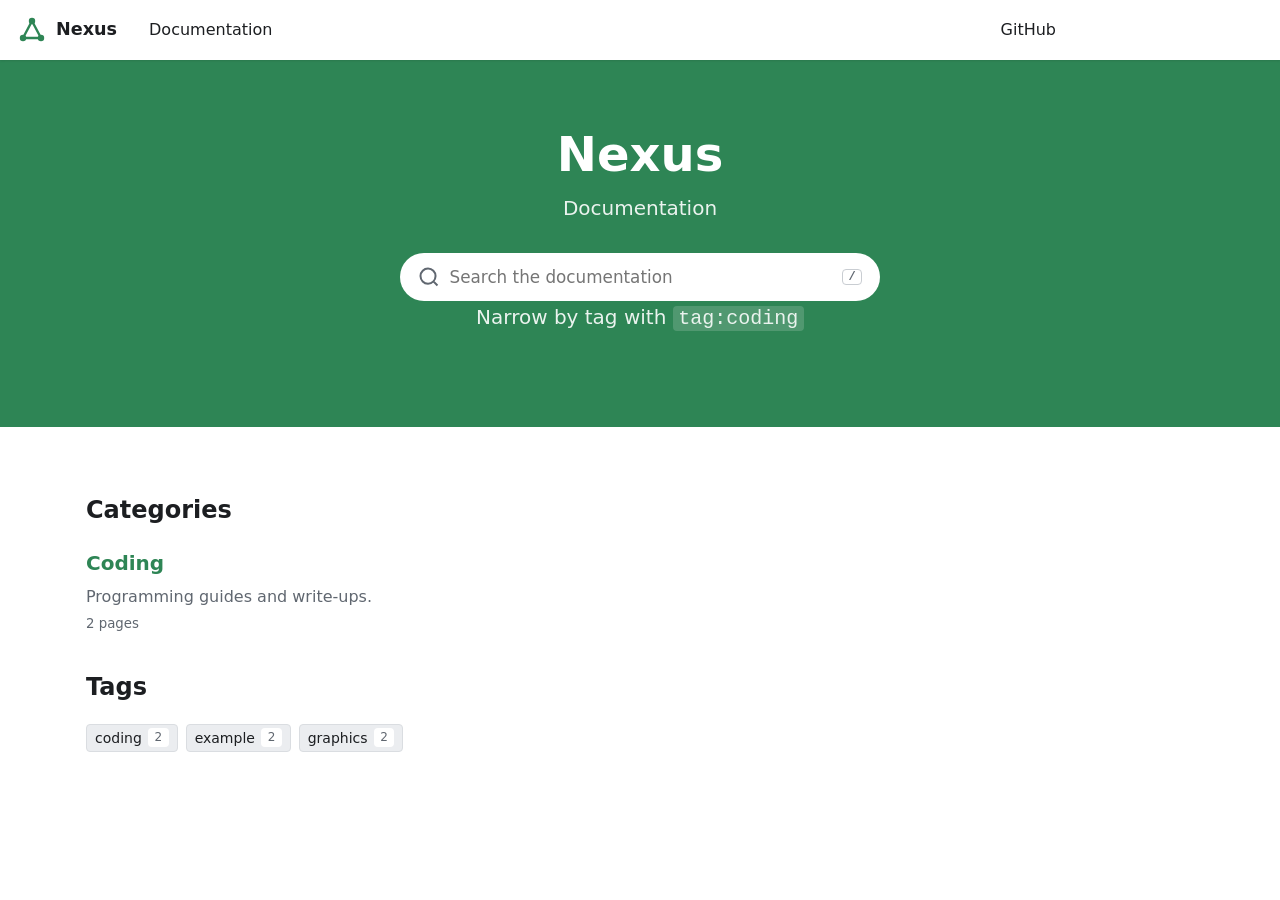
<file: docs/index.html>
<!doctype html>
<html lang="en">
<head>
<meta charset="utf-8">
<meta name="viewport" content="width=device-width, initial-scale=1">
<meta name="color-scheme" content="light dark">
<title>Nexus documentation</title>
<meta name="description" content="Nexus documentation: guides and write-ups on coding, rendering and more. Search by keyword or filter by tag.">
<meta name="robots" content="index, follow, max-snippet:-1, max-image-preview:large">
<link rel="canonical" href="https://guygun1.github.io/Nexus.github.io/">
<meta property="og:site_name" content="Nexus docs">
<meta property="og:type" content="website">
<meta property="og:title" content="Nexus documentation">
<meta property="og:description" content="Nexus documentation: guides and write-ups on coding, rendering and more. Search by keyword or filter by tag.">
<meta property="og:url" content="https://guygun1.github.io/Nexus.github.io/">
<meta name="twitter:card" content="summary">
<link rel="icon" href="assets/img/logo.svg?v=cdfed62b" type="image/svg+xml">
<link rel="stylesheet" href="assets/style.css?v=cdfed62b">
<script type="application/ld+json">{"@context":"https://schema.org","@type":"WebSite","name":"Nexus docs","url":"https://guygun1.github.io/Nexus.github.io/","description":"Nexus documentation: guides and write-ups on coding, rendering and more. Search by keyword or filter by tag.","potentialAction":{"@type":"SearchAction","target":"https://guygun1.github.io/Nexus.github.io/search/?q={search_term_string}","query-input":"required name=search_term_string"}}</script>
<meta name="google-adsense-account" content="ca-pub-1710107865568376">
<script async src="https://pagead2.googlesyndication.com/pagead/js/adsbygoogle.js?client=ca-pub-1710107865568376" crossorigin="anonymous" onerror="window.__adsBlocked=1"></script>
</head>
<body class="is-home no-sidebar" data-root="" data-kind="home" data-ads="1">
<a class="skip" href="#main">Skip to main content</a>
<nav class="navbar" aria-label="Main">
  <button class="menu-btn" id="menu-btn" type="button" aria-label="Toggle navigation bar" aria-expanded="false"><svg width="30" height="30" viewBox="0 0 30 30" aria-hidden="true"><path stroke="currentColor" stroke-linecap="round" stroke-miterlimit="10" stroke-width="2" d="M4 7h22M4 15h22M4 23h22"/></svg></button>
  <a class="brand" href="./"><img src="assets/img/logo.svg?v=cdfed62b" alt="" width="32" height="32"><strong>Nexus</strong></a>
  <a class="nav-link" href="./">Documentation</a>
  <span class="grow"></span>
  <a class="nav-link nav-gh" href="https://github.com/guygun1/Nexus.github.io" target="_blank" rel="noopener noreferrer">GitHub</a>
  <form class="nav-search" role="search" action="search/" method="get" autocomplete="off">
    <svg width="16" height="16" viewBox="0 0 20 20" aria-hidden="true"><path d="M14.386 14.386l4.088 4.088-4.088-4.088A7.533 7.533 0 1 1 3.733 3.733a7.533 7.533 0 0 1 10.653 10.653z" stroke="currentColor" fill="none" stroke-width="2" stroke-linecap="round"/></svg>
    <label class="sr" for="q-top">Search</label>
    <input id="q-top" name="q" type="search" placeholder="Search" spellcheck="false"><kbd aria-hidden="true">/</kbd>
  </form>
</nav>
<div class="backdrop" id="backdrop"></div>
<main id="main" tabindex="-1">
<header class="hero"><div class="container"><h1>Nexus</h1><p>Documentation</p>
<form class="hero-search" role="search" action="search/" method="get" autocomplete="off"><svg width="20" height="20" viewBox="0 0 20 20" aria-hidden="true"><path d="M14.386 14.386l4.088 4.088-4.088-4.088A7.533 7.533 0 1 1 3.733 3.733a7.533 7.533 0 0 1 10.653 10.653z" stroke="currentColor" fill="none" stroke-width="2" stroke-linecap="round"/></svg><label class="sr" for="q-hero">Search documentation</label><input id="q-hero" name="q" type="search" placeholder="Search the documentation" spellcheck="false"><kbd aria-hidden="true">/</kbd></form>
<p class="home-hint">Narrow by tag with <code>tag:coding</code></p></div></header><div class="container home-body"><h2>Categories</h2><ul class="features"><li><h3><a href="doc/coding/">Coding</a></h3><p>Programming guides and write-ups.</p><small>2 pages</small></li></ul><h2>Tags</h2><ul class="tag-list"><li><a class="tag" href="search/?tag=coding">coding <span>2</span></a></li><li><a class="tag" href="search/?tag=example">example <span>2</span></a></li><li><a class="tag" href="search/?tag=graphics">graphics <span>2</span></a></li></ul></div>
</main>
<script src="assets/site.js?v=cdfed62b"></script>
</body>
</html>
</file>
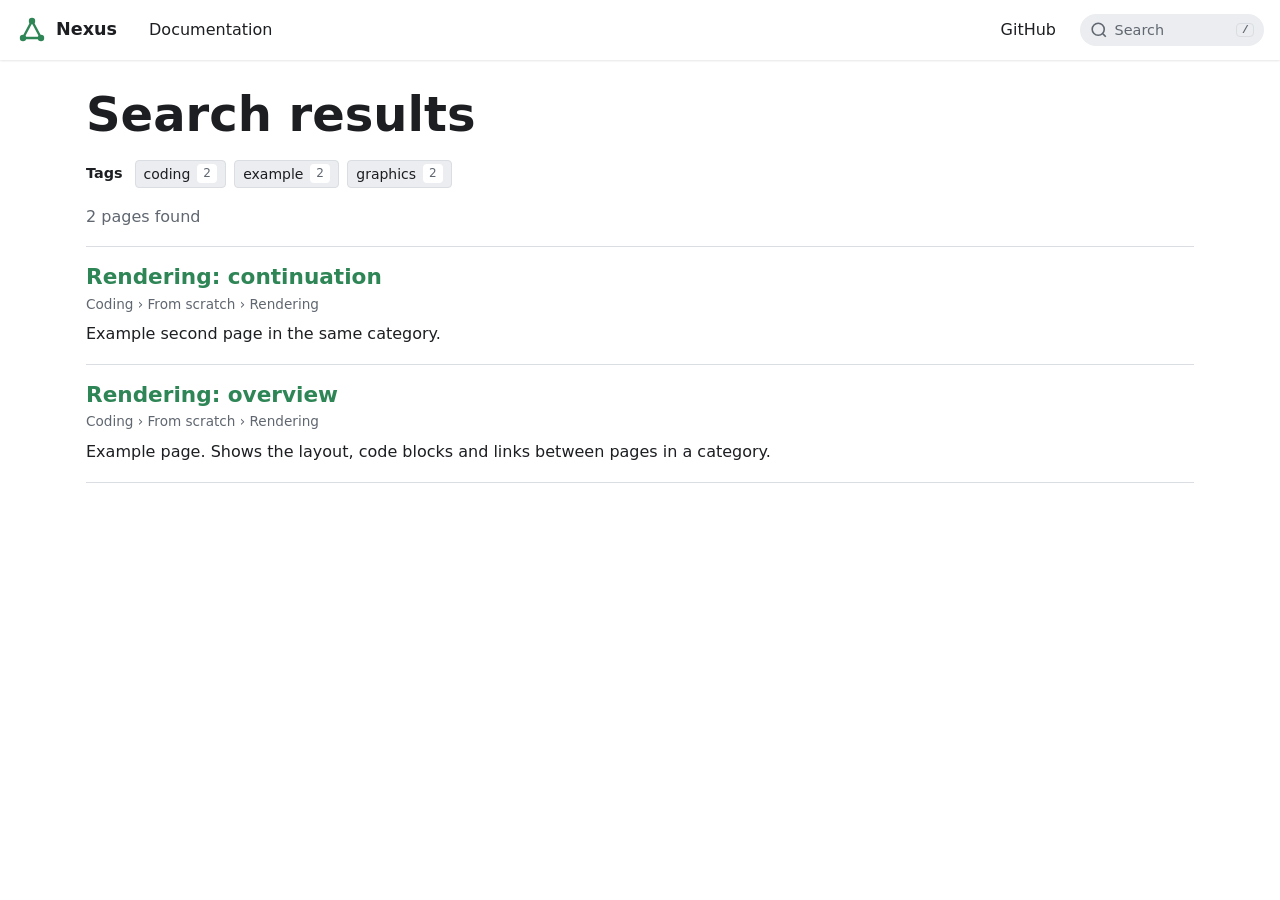
<file: docs/search/index.html>
<!doctype html>
<html lang="en">
<head>
<meta charset="utf-8">
<meta name="viewport" content="width=device-width, initial-scale=1">
<meta name="color-scheme" content="light dark">
<title>Search - Nexus docs</title>
<meta name="description" content="Search the documentation">
<meta name="robots" content="noindex">

<meta property="og:site_name" content="Nexus docs">
<meta property="og:type" content="website">
<meta property="og:title" content="Search">
<meta property="og:description" content="Search the documentation">

<meta name="twitter:card" content="summary">
<link rel="icon" href="../assets/img/logo.svg?v=cdfed62b" type="image/svg+xml">
<link rel="stylesheet" href="../assets/style.css?v=cdfed62b">

<meta name="google-adsense-account" content="ca-pub-1710107865568376">
<script async src="https://pagead2.googlesyndication.com/pagead/js/adsbygoogle.js?client=ca-pub-1710107865568376" crossorigin="anonymous" onerror="window.__adsBlocked=1"></script>
</head>
<body class="no-sidebar" data-root="../" data-kind="search" data-ads="1">
<a class="skip" href="#main">Skip to main content</a>
<nav class="navbar" aria-label="Main">
  <button class="menu-btn" id="menu-btn" type="button" aria-label="Toggle navigation bar" aria-expanded="false"><svg width="30" height="30" viewBox="0 0 30 30" aria-hidden="true"><path stroke="currentColor" stroke-linecap="round" stroke-miterlimit="10" stroke-width="2" d="M4 7h22M4 15h22M4 23h22"/></svg></button>
  <a class="brand" href="../"><img src="../assets/img/logo.svg?v=cdfed62b" alt="" width="32" height="32"><strong>Nexus</strong></a>
  <a class="nav-link" href="../">Documentation</a>
  <span class="grow"></span>
  <a class="nav-link nav-gh" href="https://github.com/guygun1/Nexus.github.io" target="_blank" rel="noopener noreferrer">GitHub</a>
  <form class="nav-search" role="search" action="../search/" method="get" autocomplete="off">
    <svg width="16" height="16" viewBox="0 0 20 20" aria-hidden="true"><path d="M14.386 14.386l4.088 4.088-4.088-4.088A7.533 7.533 0 1 1 3.733 3.733a7.533 7.533 0 0 1 10.653 10.653z" stroke="currentColor" fill="none" stroke-width="2" stroke-linecap="round"/></svg>
    <label class="sr" for="q-top">Search</label>
    <input id="q-top" name="q" type="search" placeholder="Search" spellcheck="false"><kbd aria-hidden="true">/</kbd>
  </form>
</nav>
<div class="backdrop" id="backdrop"></div>
<main id="main" tabindex="-1">
<div class="container search-page"><h1>Search results</h1><div id="search-root"><noscript><p>Search needs JavaScript.</p></noscript></div></div>
</main>
<script src="../assets/site.js?v=cdfed62b"></script>
</body>
</html>
</file>
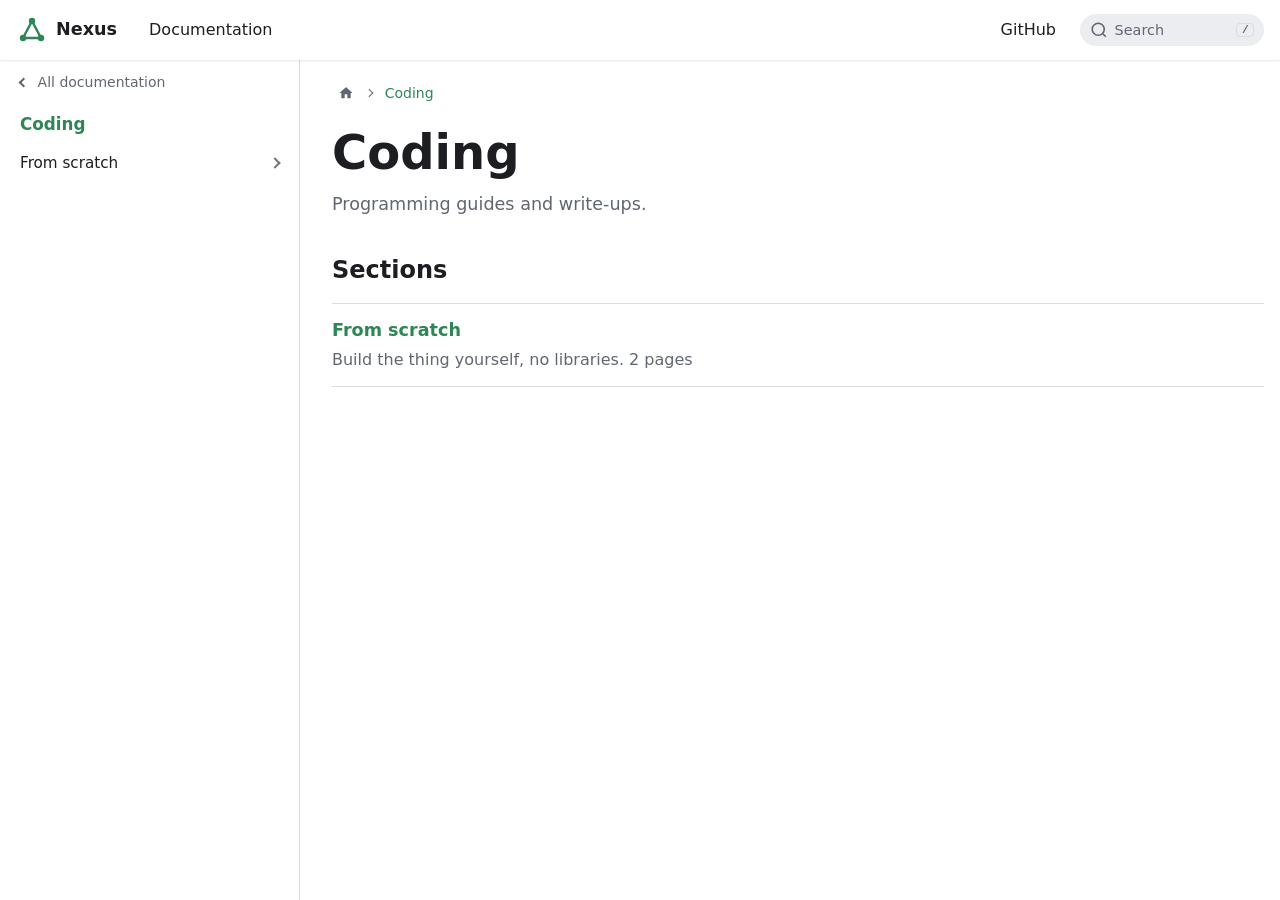
<file: docs/doc/coding/index.html>
<!doctype html>
<html lang="en">
<head>
<meta charset="utf-8">
<meta name="viewport" content="width=device-width, initial-scale=1">
<meta name="color-scheme" content="light dark">
<title>Coding - Nexus docs</title>
<meta name="description" content="Programming guides and write-ups.">
<meta name="robots" content="index, follow, max-snippet:-1, max-image-preview:large">
<link rel="canonical" href="https://guygun1.github.io/Nexus.github.io/doc/coding/">
<meta property="og:site_name" content="Nexus docs">
<meta property="og:type" content="website">
<meta property="og:title" content="Coding">
<meta property="og:description" content="Programming guides and write-ups.">
<meta property="og:url" content="https://guygun1.github.io/Nexus.github.io/doc/coding/">
<meta name="twitter:card" content="summary">
<link rel="icon" href="../../assets/img/logo.svg?v=cdfed62b" type="image/svg+xml">
<link rel="stylesheet" href="../../assets/style.css?v=cdfed62b">
<script type="application/ld+json">{"@context":"https://schema.org","@type":"BreadcrumbList","itemListElement":[{"@type":"ListItem","position":1,"name":"Home","item":"https://guygun1.github.io/Nexus.github.io/"},{"@type":"ListItem","position":2,"name":"Coding","item":"https://guygun1.github.io/Nexus.github.io/doc/coding/"}]}</script>
<meta name="google-adsense-account" content="ca-pub-1710107865568376">
<script async src="https://pagead2.googlesyndication.com/pagead/js/adsbygoogle.js?client=ca-pub-1710107865568376" crossorigin="anonymous" onerror="window.__adsBlocked=1"></script>
</head>
<body class="" data-root="../../" data-kind="category" data-ads="1">
<a class="skip" href="#main">Skip to main content</a>
<nav class="navbar" aria-label="Main">
  <button class="menu-btn" id="menu-btn" type="button" aria-label="Toggle navigation bar" aria-expanded="false"><svg width="30" height="30" viewBox="0 0 30 30" aria-hidden="true"><path stroke="currentColor" stroke-linecap="round" stroke-miterlimit="10" stroke-width="2" d="M4 7h22M4 15h22M4 23h22"/></svg></button>
  <a class="brand" href="../../"><img src="../../assets/img/logo.svg?v=cdfed62b" alt="" width="32" height="32"><strong>Nexus</strong></a>
  <a class="nav-link" href="../../">Documentation</a>
  <span class="grow"></span>
  <a class="nav-link nav-gh" href="https://github.com/guygun1/Nexus.github.io" target="_blank" rel="noopener noreferrer">GitHub</a>
  <form class="nav-search" role="search" action="../../search/" method="get" autocomplete="off">
    <svg width="16" height="16" viewBox="0 0 20 20" aria-hidden="true"><path d="M14.386 14.386l4.088 4.088-4.088-4.088A7.533 7.533 0 1 1 3.733 3.733a7.533 7.533 0 0 1 10.653 10.653z" stroke="currentColor" fill="none" stroke-width="2" stroke-linecap="round"/></svg>
    <label class="sr" for="q-top">Search</label>
    <input id="q-top" name="q" type="search" placeholder="Search" spellcheck="false"><kbd aria-hidden="true">/</kbd>
  </form>
</nav>
<div class="backdrop" id="backdrop"></div>
<main id="main" tabindex="-1">
<div class="docs"><nav class="sidebar" id="sidebar" aria-label="Docs sidebar"><ul class="menu"><li><a class="menu-link menu-up" href="../../">All documentation</a></li><li class="menu-title"><a href="./" aria-current="page">Coding</a></li><li><a class="menu-link has-sub" href="from_scratch/">From scratch</a></li></ul></nav><div class="docs-main"><nav aria-label="Breadcrumbs"><ol class="crumbs"><li><a href="../../" aria-label="Home"><svg width="16" height="16" viewBox="0 0 24 24" aria-hidden="true"><path d="M10 19v-5h4v5c0 .55.45 1 1 1h3c.55 0 1-.45 1-1v-7h1.7c.46 0 .68-.57.33-.87L12.67 3.6c-.38-.34-.96-.34-1.34 0l-8.36 7.53c-.34.3-.13.87.33.87H5v7c0 .55.45 1 1 1h3c.55 0 1-.45 1-1z" fill="currentColor"/></svg></a></li><li><span aria-current="page">Coding</span></li></ol></nav><div class="cat-head"><h1>Coding</h1><p>Programming guides and write-ups.</p></div><h2 class="list-title">Sections</h2><ul class="doc-list"><li><a href="from_scratch/">From scratch</a><p>Build the thing yourself, no libraries. 2 pages</p></li></ul></div></div>
</main>
<script src="../../assets/site.js?v=cdfed62b"></script>
</body>
</html>
</file>
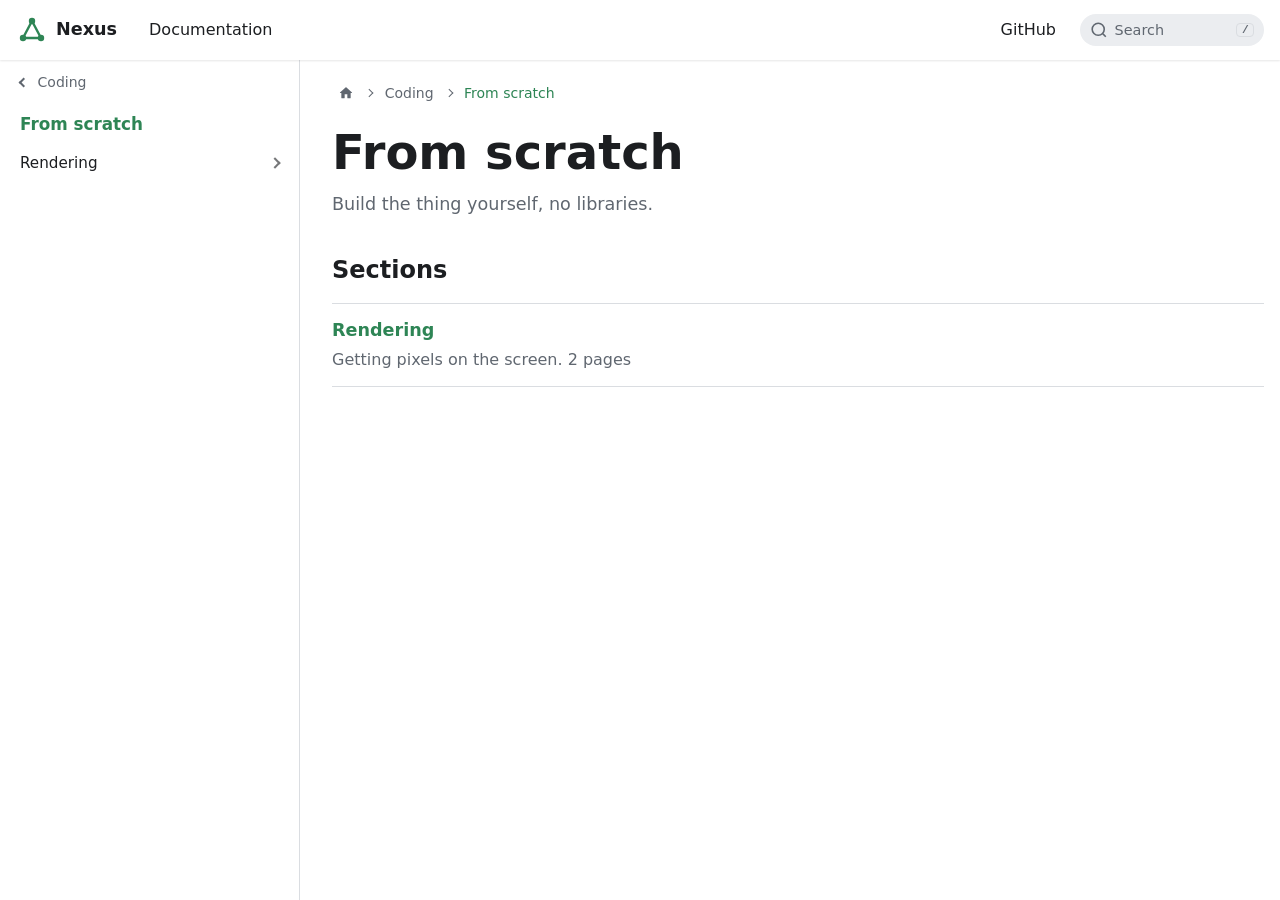
<file: docs/doc/coding/from_scratch/index.html>
<!doctype html>
<html lang="en">
<head>
<meta charset="utf-8">
<meta name="viewport" content="width=device-width, initial-scale=1">
<meta name="color-scheme" content="light dark">
<title>From scratch - Nexus docs</title>
<meta name="description" content="Build the thing yourself, no libraries.">
<meta name="robots" content="index, follow, max-snippet:-1, max-image-preview:large">
<link rel="canonical" href="https://guygun1.github.io/Nexus.github.io/doc/coding/from_scratch/">
<meta property="og:site_name" content="Nexus docs">
<meta property="og:type" content="website">
<meta property="og:title" content="From scratch">
<meta property="og:description" content="Build the thing yourself, no libraries.">
<meta property="og:url" content="https://guygun1.github.io/Nexus.github.io/doc/coding/from_scratch/">
<meta name="twitter:card" content="summary">
<link rel="icon" href="../../../assets/img/logo.svg?v=cdfed62b" type="image/svg+xml">
<link rel="stylesheet" href="../../../assets/style.css?v=cdfed62b">
<script type="application/ld+json">{"@context":"https://schema.org","@type":"BreadcrumbList","itemListElement":[{"@type":"ListItem","position":1,"name":"Home","item":"https://guygun1.github.io/Nexus.github.io/"},{"@type":"ListItem","position":2,"name":"Coding","item":"https://guygun1.github.io/Nexus.github.io/doc/coding/"},{"@type":"ListItem","position":3,"name":"From scratch","item":"https://guygun1.github.io/Nexus.github.io/doc/coding/from_scratch/"}]}</script>
<meta name="google-adsense-account" content="ca-pub-1710107865568376">
<script async src="https://pagead2.googlesyndication.com/pagead/js/adsbygoogle.js?client=ca-pub-1710107865568376" crossorigin="anonymous" onerror="window.__adsBlocked=1"></script>
</head>
<body class="" data-root="../../../" data-kind="category" data-ads="1">
<a class="skip" href="#main">Skip to main content</a>
<nav class="navbar" aria-label="Main">
  <button class="menu-btn" id="menu-btn" type="button" aria-label="Toggle navigation bar" aria-expanded="false"><svg width="30" height="30" viewBox="0 0 30 30" aria-hidden="true"><path stroke="currentColor" stroke-linecap="round" stroke-miterlimit="10" stroke-width="2" d="M4 7h22M4 15h22M4 23h22"/></svg></button>
  <a class="brand" href="../../../"><img src="../../../assets/img/logo.svg?v=cdfed62b" alt="" width="32" height="32"><strong>Nexus</strong></a>
  <a class="nav-link" href="../../../">Documentation</a>
  <span class="grow"></span>
  <a class="nav-link nav-gh" href="https://github.com/guygun1/Nexus.github.io" target="_blank" rel="noopener noreferrer">GitHub</a>
  <form class="nav-search" role="search" action="../../../search/" method="get" autocomplete="off">
    <svg width="16" height="16" viewBox="0 0 20 20" aria-hidden="true"><path d="M14.386 14.386l4.088 4.088-4.088-4.088A7.533 7.533 0 1 1 3.733 3.733a7.533 7.533 0 0 1 10.653 10.653z" stroke="currentColor" fill="none" stroke-width="2" stroke-linecap="round"/></svg>
    <label class="sr" for="q-top">Search</label>
    <input id="q-top" name="q" type="search" placeholder="Search" spellcheck="false"><kbd aria-hidden="true">/</kbd>
  </form>
</nav>
<div class="backdrop" id="backdrop"></div>
<main id="main" tabindex="-1">
<div class="docs"><nav class="sidebar" id="sidebar" aria-label="Docs sidebar"><ul class="menu"><li><a class="menu-link menu-up" href="../">Coding</a></li><li class="menu-title"><a href="./" aria-current="page">From scratch</a></li><li><a class="menu-link has-sub" href="rendering/">Rendering</a></li></ul></nav><div class="docs-main"><nav aria-label="Breadcrumbs"><ol class="crumbs"><li><a href="../../../" aria-label="Home"><svg width="16" height="16" viewBox="0 0 24 24" aria-hidden="true"><path d="M10 19v-5h4v5c0 .55.45 1 1 1h3c.55 0 1-.45 1-1v-7h1.7c.46 0 .68-.57.33-.87L12.67 3.6c-.38-.34-.96-.34-1.34 0l-8.36 7.53c-.34.3-.13.87.33.87H5v7c0 .55.45 1 1 1h3c.55 0 1-.45 1-1z" fill="currentColor"/></svg></a></li><li><a href="../">Coding</a></li><li><span aria-current="page">From scratch</span></li></ol></nav><div class="cat-head"><h1>From scratch</h1><p>Build the thing yourself, no libraries.</p></div><h2 class="list-title">Sections</h2><ul class="doc-list"><li><a href="rendering/">Rendering</a><p>Getting pixels on the screen. 2 pages</p></li></ul></div></div>
</main>
<script src="../../../assets/site.js?v=cdfed62b"></script>
</body>
</html>
</file>
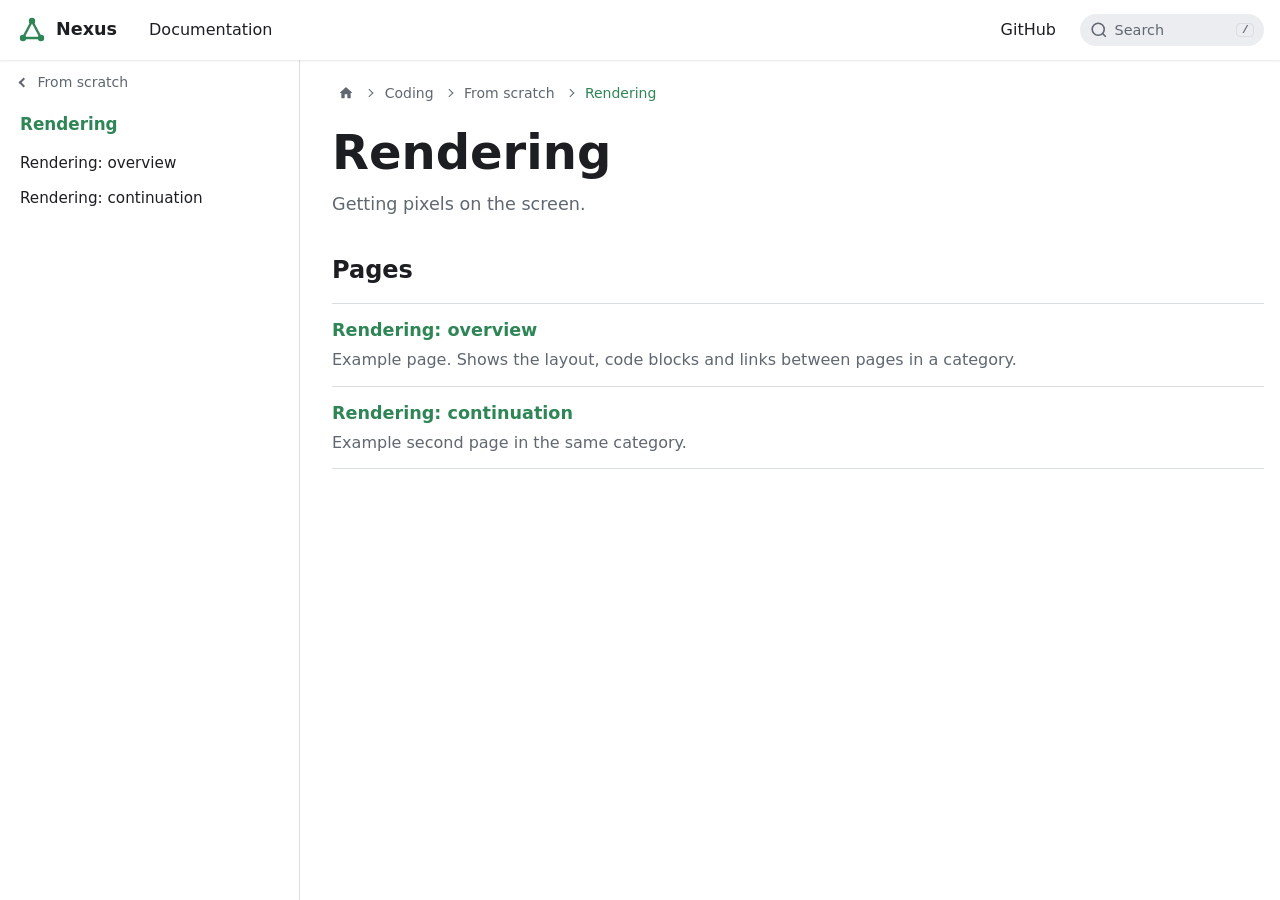
<file: docs/doc/coding/from_scratch/rendering/index.html>
<!doctype html>
<html lang="en">
<head>
<meta charset="utf-8">
<meta name="viewport" content="width=device-width, initial-scale=1">
<meta name="color-scheme" content="light dark">
<title>Rendering - Nexus docs</title>
<meta name="description" content="Getting pixels on the screen.">
<meta name="robots" content="index, follow, max-snippet:-1, max-image-preview:large">
<link rel="canonical" href="https://guygun1.github.io/Nexus.github.io/doc/coding/from_scratch/rendering/">
<meta property="og:site_name" content="Nexus docs">
<meta property="og:type" content="website">
<meta property="og:title" content="Rendering">
<meta property="og:description" content="Getting pixels on the screen.">
<meta property="og:url" content="https://guygun1.github.io/Nexus.github.io/doc/coding/from_scratch/rendering/">
<meta name="twitter:card" content="summary">
<link rel="icon" href="../../../../assets/img/logo.svg?v=cdfed62b" type="image/svg+xml">
<link rel="stylesheet" href="../../../../assets/style.css?v=cdfed62b">
<script type="application/ld+json">{"@context":"https://schema.org","@type":"BreadcrumbList","itemListElement":[{"@type":"ListItem","position":1,"name":"Home","item":"https://guygun1.github.io/Nexus.github.io/"},{"@type":"ListItem","position":2,"name":"Coding","item":"https://guygun1.github.io/Nexus.github.io/doc/coding/"},{"@type":"ListItem","position":3,"name":"From scratch","item":"https://guygun1.github.io/Nexus.github.io/doc/coding/from_scratch/"},{"@type":"ListItem","position":4,"name":"Rendering","item":"https://guygun1.github.io/Nexus.github.io/doc/coding/from_scratch/rendering/"}]}</script>
<meta name="google-adsense-account" content="ca-pub-1710107865568376">
<script async src="https://pagead2.googlesyndication.com/pagead/js/adsbygoogle.js?client=ca-pub-1710107865568376" crossorigin="anonymous" onerror="window.__adsBlocked=1"></script>
</head>
<body class="" data-root="../../../../" data-kind="category" data-ads="1">
<a class="skip" href="#main">Skip to main content</a>
<nav class="navbar" aria-label="Main">
  <button class="menu-btn" id="menu-btn" type="button" aria-label="Toggle navigation bar" aria-expanded="false"><svg width="30" height="30" viewBox="0 0 30 30" aria-hidden="true"><path stroke="currentColor" stroke-linecap="round" stroke-miterlimit="10" stroke-width="2" d="M4 7h22M4 15h22M4 23h22"/></svg></button>
  <a class="brand" href="../../../../"><img src="../../../../assets/img/logo.svg?v=cdfed62b" alt="" width="32" height="32"><strong>Nexus</strong></a>
  <a class="nav-link" href="../../../../">Documentation</a>
  <span class="grow"></span>
  <a class="nav-link nav-gh" href="https://github.com/guygun1/Nexus.github.io" target="_blank" rel="noopener noreferrer">GitHub</a>
  <form class="nav-search" role="search" action="../../../../search/" method="get" autocomplete="off">
    <svg width="16" height="16" viewBox="0 0 20 20" aria-hidden="true"><path d="M14.386 14.386l4.088 4.088-4.088-4.088A7.533 7.533 0 1 1 3.733 3.733a7.533 7.533 0 0 1 10.653 10.653z" stroke="currentColor" fill="none" stroke-width="2" stroke-linecap="round"/></svg>
    <label class="sr" for="q-top">Search</label>
    <input id="q-top" name="q" type="search" placeholder="Search" spellcheck="false"><kbd aria-hidden="true">/</kbd>
  </form>
</nav>
<div class="backdrop" id="backdrop"></div>
<main id="main" tabindex="-1">
<div class="docs"><nav class="sidebar" id="sidebar" aria-label="Docs sidebar"><ul class="menu"><li><a class="menu-link menu-up" href="../">From scratch</a></li><li class="menu-title"><a href="./" aria-current="page">Rendering</a></li><li><a class="menu-link" href="main/">Rendering: overview</a></li><li><a class="menu-link" href="continuation/">Rendering: continuation</a></li></ul></nav><div class="docs-main"><nav aria-label="Breadcrumbs"><ol class="crumbs"><li><a href="../../../../" aria-label="Home"><svg width="16" height="16" viewBox="0 0 24 24" aria-hidden="true"><path d="M10 19v-5h4v5c0 .55.45 1 1 1h3c.55 0 1-.45 1-1v-7h1.7c.46 0 .68-.57.33-.87L12.67 3.6c-.38-.34-.96-.34-1.34 0l-8.36 7.53c-.34.3-.13.87.33.87H5v7c0 .55.45 1 1 1h3c.55 0 1-.45 1-1z" fill="currentColor"/></svg></a></li><li><a href="../../">Coding</a></li><li><a href="../">From scratch</a></li><li><span aria-current="page">Rendering</span></li></ol></nav><div class="cat-head"><h1>Rendering</h1><p>Getting pixels on the screen.</p></div><h2 class="list-title">Pages</h2><ul class="doc-list"><li><a href="main/">Rendering: overview</a><p>Example page. Shows the layout, code blocks and links between pages in a category.</p></li><li><a href="continuation/">Rendering: continuation</a><p>Example second page in the same category.</p></li></ul></div></div>
</main>
<script src="../../../../assets/site.js?v=cdfed62b"></script>
</body>
</html>
</file>
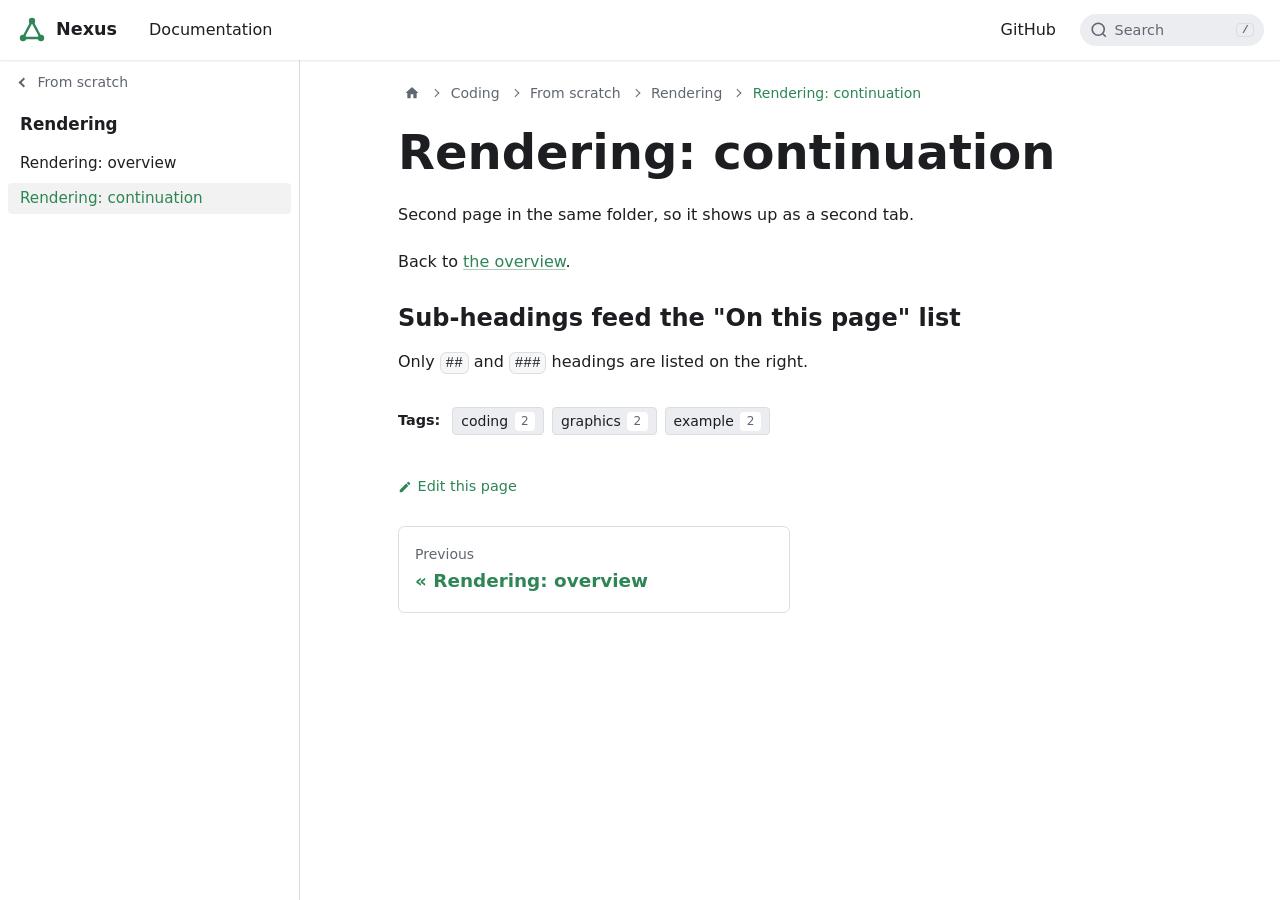
<file: docs/doc/coding/from_scratch/rendering/continuation/index.html>
<!doctype html>
<html lang="en">
<head>
<meta charset="utf-8">
<meta name="viewport" content="width=device-width, initial-scale=1">
<meta name="color-scheme" content="light dark">
<title>Rendering: continuation - Nexus docs</title>
<meta name="description" content="Example second page in the same category.">
<meta name="robots" content="index, follow, max-snippet:-1, max-image-preview:large">
<link rel="canonical" href="https://guygun1.github.io/Nexus.github.io/doc/coding/from_scratch/rendering/continuation/">
<meta property="og:site_name" content="Nexus docs">
<meta property="og:type" content="article">
<meta property="og:title" content="Rendering: continuation">
<meta property="og:description" content="Example second page in the same category.">
<meta property="og:url" content="https://guygun1.github.io/Nexus.github.io/doc/coding/from_scratch/rendering/continuation/">
<meta name="twitter:card" content="summary">
<link rel="icon" href="../../../../../assets/img/logo.svg?v=cdfed62b" type="image/svg+xml">
<link rel="stylesheet" href="../../../../../assets/style.css?v=cdfed62b">
<script type="application/ld+json">{"@context":"https://schema.org","@graph":[{"@type":"TechArticle","headline":"Rendering: continuation","description":"Example second page in the same category.","url":"https://guygun1.github.io/Nexus.github.io/doc/coding/from_scratch/rendering/continuation/","mainEntityOfPage":"https://guygun1.github.io/Nexus.github.io/doc/coding/from_scratch/rendering/continuation/","inLanguage":"en","keywords":"coding, graphics, example","isPartOf":{"@type":"WebSite","name":"Nexus docs","url":"https://guygun1.github.io/Nexus.github.io/"}},{"@type":"BreadcrumbList","itemListElement":[{"@type":"ListItem","position":1,"name":"Home","item":"https://guygun1.github.io/Nexus.github.io/"},{"@type":"ListItem","position":2,"name":"Coding","item":"https://guygun1.github.io/Nexus.github.io/doc/coding/"},{"@type":"ListItem","position":3,"name":"From scratch","item":"https://guygun1.github.io/Nexus.github.io/doc/coding/from_scratch/"},{"@type":"ListItem","position":4,"name":"Rendering","item":"https://guygun1.github.io/Nexus.github.io/doc/coding/from_scratch/rendering/"},{"@type":"ListItem","position":5,"name":"Rendering: continuation","item":"https://guygun1.github.io/Nexus.github.io/doc/coding/from_scratch/rendering/continuation/"}]}]}</script>
<meta name="google-adsense-account" content="ca-pub-1710107865568376">
<script async src="https://pagead2.googlesyndication.com/pagead/js/adsbygoogle.js?client=ca-pub-1710107865568376" crossorigin="anonymous" onerror="window.__adsBlocked=1"></script>
</head>
<body class="" data-root="../../../../../" data-kind="doc" data-ads="1">
<a class="skip" href="#main">Skip to main content</a>
<nav class="navbar" aria-label="Main">
  <button class="menu-btn" id="menu-btn" type="button" aria-label="Toggle navigation bar" aria-expanded="false"><svg width="30" height="30" viewBox="0 0 30 30" aria-hidden="true"><path stroke="currentColor" stroke-linecap="round" stroke-miterlimit="10" stroke-width="2" d="M4 7h22M4 15h22M4 23h22"/></svg></button>
  <a class="brand" href="../../../../../"><img src="../../../../../assets/img/logo.svg?v=cdfed62b" alt="" width="32" height="32"><strong>Nexus</strong></a>
  <a class="nav-link" href="../../../../../">Documentation</a>
  <span class="grow"></span>
  <a class="nav-link nav-gh" href="https://github.com/guygun1/Nexus.github.io" target="_blank" rel="noopener noreferrer">GitHub</a>
  <form class="nav-search" role="search" action="../../../../../search/" method="get" autocomplete="off">
    <svg width="16" height="16" viewBox="0 0 20 20" aria-hidden="true"><path d="M14.386 14.386l4.088 4.088-4.088-4.088A7.533 7.533 0 1 1 3.733 3.733a7.533 7.533 0 0 1 10.653 10.653z" stroke="currentColor" fill="none" stroke-width="2" stroke-linecap="round"/></svg>
    <label class="sr" for="q-top">Search</label>
    <input id="q-top" name="q" type="search" placeholder="Search" spellcheck="false"><kbd aria-hidden="true">/</kbd>
  </form>
</nav>
<div class="backdrop" id="backdrop"></div>
<main id="main" tabindex="-1">
<div class="docs"><nav class="sidebar" id="sidebar" aria-label="Docs sidebar"><ul class="menu"><li><a class="menu-link menu-up" href="../../">From scratch</a></li><li class="menu-title"><a href="../">Rendering</a></li><li><a class="menu-link" href="../main/">Rendering: overview</a></li><li><a class="menu-link" href="./" aria-current="page">Rendering: continuation</a></li></ul></nav><div class="docs-main"><div class="docs-grid no-toc"><div class="docs-col"><nav aria-label="Breadcrumbs"><ol class="crumbs"><li><a href="../../../../../" aria-label="Home"><svg width="16" height="16" viewBox="0 0 24 24" aria-hidden="true"><path d="M10 19v-5h4v5c0 .55.45 1 1 1h3c.55 0 1-.45 1-1v-7h1.7c.46 0 .68-.57.33-.87L12.67 3.6c-.38-.34-.96-.34-1.34 0l-8.36 7.53c-.34.3-.13.87.33.87H5v7c0 .55.45 1 1 1h3c.55 0 1-.45 1-1z" fill="currentColor"/></svg></a></li><li><a href="../../../">Coding</a></li><li><a href="../../">From scratch</a></li><li><a href="../">Rendering</a></li><li><span aria-current="page">Rendering: continuation</span></li></ol></nav><article class="markdown"><h1 id="rendering-continuation">Rendering: continuation</h1>
<p>Second page in the same folder, so it shows up as a second tab.</p>
<p>Back to <a href="../main/">the overview</a>.</p>
<h3 id="sub-headings-feed-the-on-this-page-list">Sub-headings feed the &quot;On this page&quot; list<a class="hash-link" href="#sub-headings-feed-the-on-this-page-list" aria-label="Direct link to Sub-headings feed the &quot;On this page&quot; list">#</a></h3>
<p>Only <code>##</code> and <code>###</code> headings are listed on the right.</p>
</article><div class="doc-tags"><b>Tags:</b> <a class="tag" href="../../../../../search/?tag=coding">coding <span>2</span></a> <a class="tag" href="../../../../../search/?tag=graphics">graphics <span>2</span></a> <a class="tag" href="../../../../../search/?tag=example">example <span>2</span></a></div><div class="edit-row"><a href="https://github.com/guygun1/Nexus.github.io/edit/main/docs/documentation/coding/from_scratch/rendering/continuation.md" target="_blank" rel="noopener noreferrer"><svg width="14" height="14" viewBox="0 0 40 40" aria-hidden="true"><g fill="currentColor"><path d="m34.5 11.7-3 3.1-6.3-6.3 3.1-3q.5-.5 1.2-.5t1.1.5l3.9 3.9q.5.4.5 1.1t-.5 1.2zm-29.5 17.1 18.4-18.5 6.3 6.3-18.4 18.4h-6.3v-6.2z"/></g></svg> Edit this page</a></div><nav class="pagination" aria-label="Docs pages"><a class="prev" href="../main/"><small>Previous</small><b>« Rendering: overview</b></a></nav></div></div></div></div>
</main>
<script src="../../../../../assets/vendor/highlight.min.js"></script>
<script src="../../../../../assets/site.js?v=cdfed62b"></script>
</body>
</html>
</file>
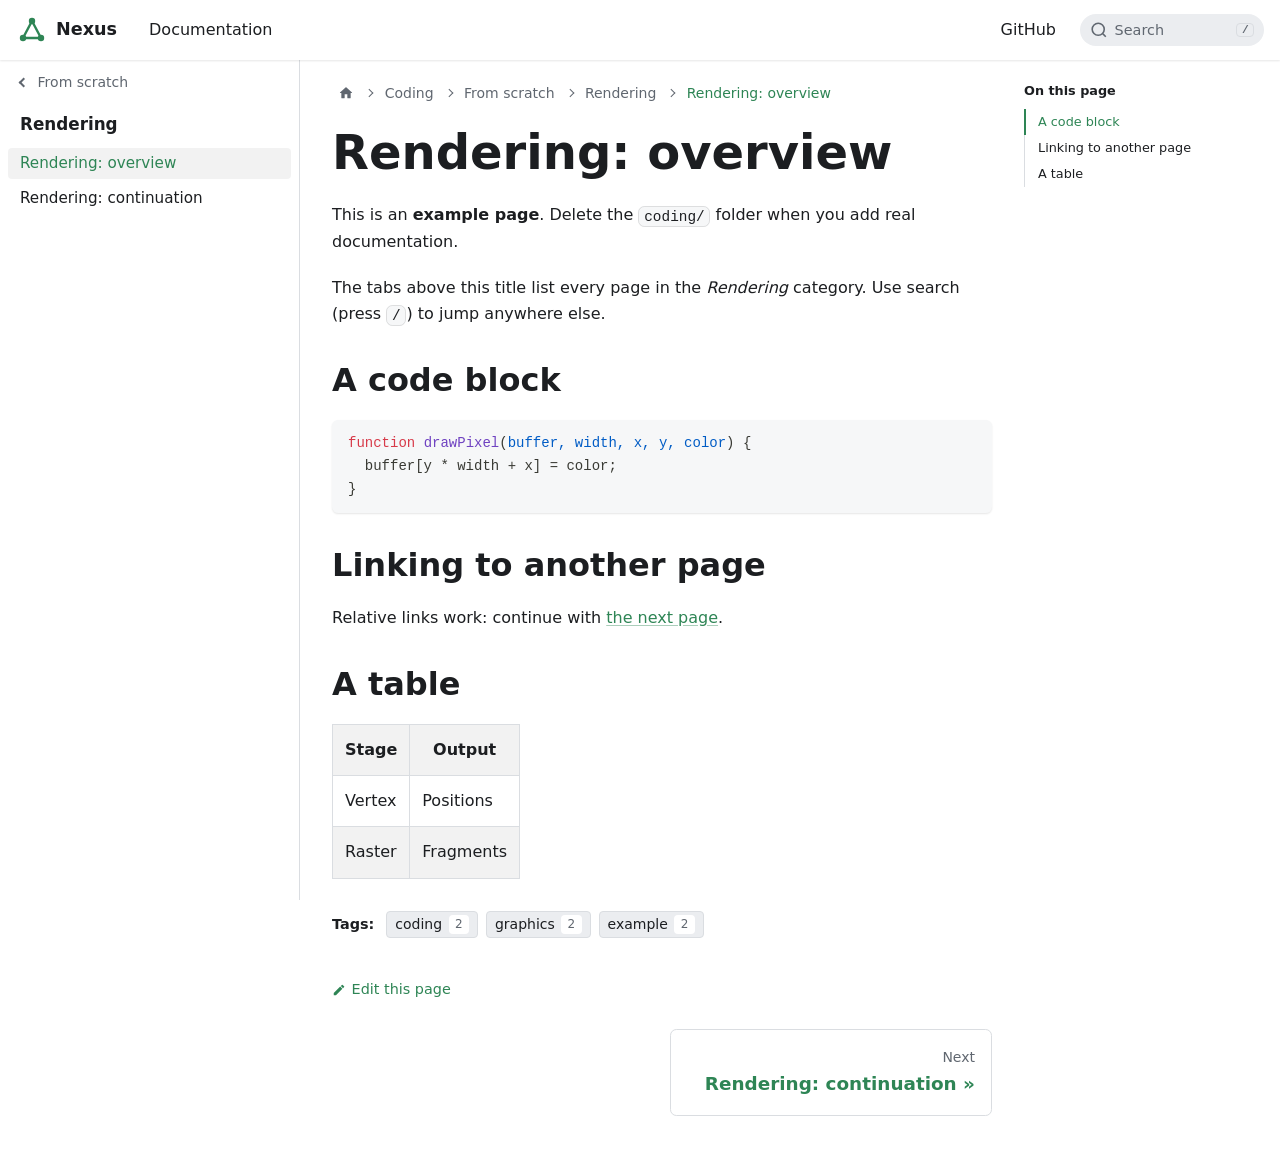
<file: docs/doc/coding/from_scratch/rendering/main/index.html>
<!doctype html>
<html lang="en">
<head>
<meta charset="utf-8">
<meta name="viewport" content="width=device-width, initial-scale=1">
<meta name="color-scheme" content="light dark">
<title>Rendering: overview - Nexus docs</title>
<meta name="description" content="Example page. Shows the layout, code blocks and links between pages in a category.">
<meta name="robots" content="index, follow, max-snippet:-1, max-image-preview:large">
<link rel="canonical" href="https://guygun1.github.io/Nexus.github.io/doc/coding/from_scratch/rendering/main/">
<meta property="og:site_name" content="Nexus docs">
<meta property="og:type" content="article">
<meta property="og:title" content="Rendering: overview">
<meta property="og:description" content="Example page. Shows the layout, code blocks and links between pages in a category.">
<meta property="og:url" content="https://guygun1.github.io/Nexus.github.io/doc/coding/from_scratch/rendering/main/">
<meta name="twitter:card" content="summary">
<link rel="icon" href="../../../../../assets/img/logo.svg?v=cdfed62b" type="image/svg+xml">
<link rel="stylesheet" href="../../../../../assets/style.css?v=cdfed62b">
<script type="application/ld+json">{"@context":"https://schema.org","@graph":[{"@type":"TechArticle","headline":"Rendering: overview","description":"Example page. Shows the layout, code blocks and links between pages in a category.","url":"https://guygun1.github.io/Nexus.github.io/doc/coding/from_scratch/rendering/main/","mainEntityOfPage":"https://guygun1.github.io/Nexus.github.io/doc/coding/from_scratch/rendering/main/","inLanguage":"en","keywords":"coding, graphics, example","isPartOf":{"@type":"WebSite","name":"Nexus docs","url":"https://guygun1.github.io/Nexus.github.io/"}},{"@type":"BreadcrumbList","itemListElement":[{"@type":"ListItem","position":1,"name":"Home","item":"https://guygun1.github.io/Nexus.github.io/"},{"@type":"ListItem","position":2,"name":"Coding","item":"https://guygun1.github.io/Nexus.github.io/doc/coding/"},{"@type":"ListItem","position":3,"name":"From scratch","item":"https://guygun1.github.io/Nexus.github.io/doc/coding/from_scratch/"},{"@type":"ListItem","position":4,"name":"Rendering","item":"https://guygun1.github.io/Nexus.github.io/doc/coding/from_scratch/rendering/"},{"@type":"ListItem","position":5,"name":"Rendering: overview","item":"https://guygun1.github.io/Nexus.github.io/doc/coding/from_scratch/rendering/main/"}]}]}</script>
<meta name="google-adsense-account" content="ca-pub-1710107865568376">
<script async src="https://pagead2.googlesyndication.com/pagead/js/adsbygoogle.js?client=ca-pub-1710107865568376" crossorigin="anonymous" onerror="window.__adsBlocked=1"></script>
</head>
<body class="" data-root="../../../../../" data-kind="doc" data-ads="1">
<a class="skip" href="#main">Skip to main content</a>
<nav class="navbar" aria-label="Main">
  <button class="menu-btn" id="menu-btn" type="button" aria-label="Toggle navigation bar" aria-expanded="false"><svg width="30" height="30" viewBox="0 0 30 30" aria-hidden="true"><path stroke="currentColor" stroke-linecap="round" stroke-miterlimit="10" stroke-width="2" d="M4 7h22M4 15h22M4 23h22"/></svg></button>
  <a class="brand" href="../../../../../"><img src="../../../../../assets/img/logo.svg?v=cdfed62b" alt="" width="32" height="32"><strong>Nexus</strong></a>
  <a class="nav-link" href="../../../../../">Documentation</a>
  <span class="grow"></span>
  <a class="nav-link nav-gh" href="https://github.com/guygun1/Nexus.github.io" target="_blank" rel="noopener noreferrer">GitHub</a>
  <form class="nav-search" role="search" action="../../../../../search/" method="get" autocomplete="off">
    <svg width="16" height="16" viewBox="0 0 20 20" aria-hidden="true"><path d="M14.386 14.386l4.088 4.088-4.088-4.088A7.533 7.533 0 1 1 3.733 3.733a7.533 7.533 0 0 1 10.653 10.653z" stroke="currentColor" fill="none" stroke-width="2" stroke-linecap="round"/></svg>
    <label class="sr" for="q-top">Search</label>
    <input id="q-top" name="q" type="search" placeholder="Search" spellcheck="false"><kbd aria-hidden="true">/</kbd>
  </form>
</nav>
<div class="backdrop" id="backdrop"></div>
<main id="main" tabindex="-1">
<div class="docs"><nav class="sidebar" id="sidebar" aria-label="Docs sidebar"><ul class="menu"><li><a class="menu-link menu-up" href="../../">From scratch</a></li><li class="menu-title"><a href="../">Rendering</a></li><li><a class="menu-link" href="./" aria-current="page">Rendering: overview</a></li><li><a class="menu-link" href="../continuation/">Rendering: continuation</a></li></ul></nav><div class="docs-main"><div class="docs-grid"><div class="docs-col"><nav aria-label="Breadcrumbs"><ol class="crumbs"><li><a href="../../../../../" aria-label="Home"><svg width="16" height="16" viewBox="0 0 24 24" aria-hidden="true"><path d="M10 19v-5h4v5c0 .55.45 1 1 1h3c.55 0 1-.45 1-1v-7h1.7c.46 0 .68-.57.33-.87L12.67 3.6c-.38-.34-.96-.34-1.34 0l-8.36 7.53c-.34.3-.13.87.33.87H5v7c0 .55.45 1 1 1h3c.55 0 1-.45 1-1z" fill="currentColor"/></svg></a></li><li><a href="../../../">Coding</a></li><li><a href="../../">From scratch</a></li><li><a href="../">Rendering</a></li><li><span aria-current="page">Rendering: overview</span></li></ol></nav><article class="markdown"><h1 id="rendering-overview">Rendering: overview</h1>
<p>This is an <strong>example page</strong>. Delete the <code>coding/</code> folder when you add real documentation.</p>
<p>The tabs above this title list every page in the <em>Rendering</em> category. Use search (press <code>/</code>) to jump anywhere else.</p>
<h2 id="a-code-block">A code block<a class="hash-link" href="#a-code-block" aria-label="Direct link to A code block">#</a></h2>
<div class="code"><pre><code class="language-js">function drawPixel(buffer, width, x, y, color) {
  buffer[y * width + x] = color;
}</code></pre></div>
<h2 id="linking-to-another-page">Linking to another page<a class="hash-link" href="#linking-to-another-page" aria-label="Direct link to Linking to another page">#</a></h2>
<p>Relative links work: continue with <a href="../continuation/">the next page</a>.</p>
<h2 id="a-table">A table<a class="hash-link" href="#a-table" aria-label="Direct link to A table">#</a></h2>
<table>
<thead>
<tr>
<th>Stage</th>
<th>Output</th>
</tr>
</thead>
<tbody><tr>
<td>Vertex</td>
<td>Positions</td>
</tr>
<tr>
<td>Raster</td>
<td>Fragments</td>
</tr>
</tbody></table>
</article><div class="doc-tags"><b>Tags:</b> <a class="tag" href="../../../../../search/?tag=coding">coding <span>2</span></a> <a class="tag" href="../../../../../search/?tag=graphics">graphics <span>2</span></a> <a class="tag" href="../../../../../search/?tag=example">example <span>2</span></a></div><div class="edit-row"><a href="https://github.com/guygun1/Nexus.github.io/edit/main/docs/documentation/coding/from_scratch/rendering/main.md" target="_blank" rel="noopener noreferrer"><svg width="14" height="14" viewBox="0 0 40 40" aria-hidden="true"><g fill="currentColor"><path d="m34.5 11.7-3 3.1-6.3-6.3 3.1-3q.5-.5 1.2-.5t1.1.5l3.9 3.9q.5.4.5 1.1t-.5 1.2zm-29.5 17.1 18.4-18.5 6.3 6.3-18.4 18.4h-6.3v-6.2z"/></g></svg> Edit this page</a></div><nav class="pagination" aria-label="Docs pages"><a class="next" href="../continuation/"><small>Next</small><b>Rendering: continuation »</b></a></nav></div><aside class="toc" aria-label="On this page"><h2>On this page</h2><ul><li class="l2"><a href="#a-code-block" data-id="a-code-block">A code block</a></li><li class="l2"><a href="#linking-to-another-page" data-id="linking-to-another-page">Linking to another page</a></li><li class="l2"><a href="#a-table" data-id="a-table">A table</a></li></ul></aside></div></div></div>
</main>
<script src="../../../../../assets/vendor/highlight.min.js"></script>
<script src="../../../../../assets/site.js?v=cdfed62b"></script>
</body>
</html>
</file>
<file: docs/assets/style.css>
/* Layout and sizing follow the Docusaurus classic theme (the framework behind
 * the Silk.NET docs). Change --primary / --primary-dark to recolor the site.
 * Light or dark follows the operating system setting. */

:root {
  color-scheme: light dark;

  --font: system-ui, -apple-system, "Segoe UI", Roboto, Ubuntu, Cantarell, "Noto Sans", sans-serif, "Apple Color Emoji", "Segoe UI Emoji";
  --mono: SFMono-Regular, Menlo, Monaco, Consolas, "Liberation Mono", "Courier New", monospace;

  --primary: #2e8555;
  --primary-dark: #29784c;
  --primary-tint: rgb(46 133 85 / .1);

  --bg: #ffffff;
  --surface: #ffffff;
  --text: #1c1e21;
  --muted: #606770;
  --line: #dadde1;
  --soft: #ebedf0;
  --hover: rgb(0 0 0 / .05);
  --code-inline: #f6f7f8;
  --code-inline-line: rgb(0 0 0 / .1);
  --pre-bg: #f6f7f8;
  --pre-fg: #393a34;
  --navbar-shadow: 0 1px 2px 0 rgb(0 0 0 / .1);
  --hero-bg: #2e8555;
  --hero-fg: #ffffff;

  --hl-comment: #6a737d; --hl-keyword: #d73a49; --hl-string: #032f62; --hl-number: #005cc5;
  --hl-title: #6f42c1; --hl-attr: #005cc5; --hl-type: #22863a; --hl-builtin: #e36209;

  --navbar-h: 3.75rem;
  --sidebar-w: 300px;
}
@media (prefers-color-scheme: dark) {
  :root {
    --primary: #25c2a0;
    --primary-dark: #21af90;
    --primary-tint: rgb(37 194 160 / .12);

    --bg: #1b1b1d;
    --surface: #242526;
    --text: #e3e3e3;
    --muted: #a8adb3;
    --line: #444950;
    --soft: #3a3b3c;
    --hover: rgb(255 255 255 / .05);
    --code-inline: #2d2e30;
    --code-inline-line: rgb(255 255 255 / .12);
    --pre-bg: #282a36;
    --pre-fg: #f8f8f2;
    --navbar-shadow: 0 1px 2px 0 rgb(0 0 0 / .5);
    --hero-bg: #1f4d40;
    --hero-fg: #ffffff;

    --hl-comment: #6272a4; --hl-keyword: #ff79c6; --hl-string: #f1fa8c; --hl-number: #bd93f9;
    --hl-title: #50fa7b; --hl-attr: #50fa7b; --hl-type: #8be9fd; --hl-builtin: #8be9fd;
  }
}

/* ---------- base ---------- */
*, *::before, *::after { box-sizing: border-box; }
html { scroll-padding-top: calc(var(--navbar-h) + .5rem); -webkit-text-size-adjust: 100%; }
body {
  margin: 0; min-height: 100vh; display: flex; flex-direction: column;
  background: var(--bg); color: var(--text);
  font: 400 16px/1.65 var(--font);
  -webkit-font-smoothing: antialiased;
}
main { flex: 1 0 auto; outline: none; }
a { color: var(--primary); text-decoration: none; }
a:hover { color: var(--primary-dark); text-decoration: underline; }
:focus-visible { outline: 2px solid var(--primary); outline-offset: 2px; }
.sr { position: absolute; width: 1px; height: 1px; overflow: hidden; clip: rect(0 0 0 0); white-space: nowrap; }
.skip { position: absolute; left: -999px; top: .5rem; background: var(--surface); color: var(--text); padding: .5rem 1rem; border-radius: .25rem; z-index: 100; }
.skip:focus { left: .5rem; }
[hidden] { display: none !important; }
.container { width: 100%; max-width: 1140px; margin: 0 auto; padding: 0 1rem; }

/* ---------- navbar ---------- */
.navbar {
  position: sticky; top: 0; z-index: 30;
  display: flex; align-items: center; gap: .25rem;
  height: var(--navbar-h); padding: .5rem 1rem;
  background: var(--surface); box-shadow: var(--navbar-shadow);
}
.brand { display: inline-flex; align-items: center; gap: .5rem; color: var(--text); margin-right: 1rem; }
.brand:hover { color: var(--text); text-decoration: none; }
.brand img { display: block; height: 2rem; width: 2rem; }
.brand strong { font-size: 1.1rem; }
.nav-link { color: var(--text); font-weight: 500; padding: .25rem .75rem; border-radius: .25rem; }
.nav-link:hover { color: var(--primary); text-decoration: none; background: var(--hover); }
.grow { flex: 1; }
.menu-btn { display: none; background: none; border: 0; color: var(--text); padding: .25rem; margin-right: .25rem; cursor: pointer; border-radius: .25rem; }
.menu-btn:hover { background: var(--hover); }

.nav-search { position: relative; display: flex; align-items: center; margin-left: .5rem; color: var(--muted); }
.nav-search svg { position: absolute; left: .7rem; pointer-events: none; }
.nav-search input {
  width: 11.5rem; height: 2rem; font: inherit; font-size: .9rem; color: var(--text);
  background: var(--soft); border: 1px solid transparent; border-radius: 2rem;
  padding: 0 2.2rem 0 2.1rem; -webkit-appearance: none; appearance: none;
  transition: width .15s ease;
}
.nav-search input::placeholder { color: var(--muted); }
.nav-search input:focus { width: 16rem; outline: 0; border-color: var(--primary); background: var(--surface); }
.nav-search kbd { position: absolute; right: .6rem; font: 600 .7rem var(--mono); border: 1px solid var(--line); border-radius: .25rem; padding: 0 .3rem; pointer-events: none; }
.nav-search input:focus ~ kbd, .nav-search input:not(:placeholder-shown) ~ kbd { display: none; }
body.is-home .nav-search { visibility: hidden; }

/* ---------- home ---------- */
.hero { background: var(--hero-bg); color: var(--hero-fg); padding: 4rem 0; text-align: center; }
.hero h1 { font-size: 3rem; line-height: 1.25; margin: 0 0 .5rem; font-weight: 700; }
.hero p { font-size: 1.25rem; margin: 0 0 1.75rem; opacity: .9; }
.hero-search { position: relative; max-width: 30rem; margin: 0 auto; color: #606770; }
.hero-search input {
  width: 100%; height: 3rem; font: inherit; font-size: 1.05rem; color: #1c1e21;
  background: #fff; border: 0; border-radius: 3rem; padding: 0 3rem 0 3.1rem; -webkit-appearance: none; appearance: none;
}
.hero-search input:focus-visible { outline: 3px solid rgb(255 255 255 / .55); outline-offset: 2px; }
.hero-search svg { position: absolute; left: 1.2rem; top: 50%; transform: translateY(-50%); pointer-events: none; }
.hero-search kbd { position: absolute; right: 1.1rem; top: 50%; transform: translateY(-50%); font: 600 .75rem var(--mono); border: 1px solid #c9cdd2; border-radius: .25rem; padding: 0 .35rem; pointer-events: none; }
.hero-search input:focus ~ kbd, .hero-search input:not(:placeholder-shown) ~ kbd { display: none; }
.home-hint { margin: .9rem 0 0; font-size: .9rem; opacity: .85; }
.home-hint code { background: rgb(255 255 255 / .18); padding: .05rem .35rem; border-radius: .25rem; font-family: var(--mono); }

.home-body { padding: 2rem 1rem 4rem; }
.home-body h2 { font-size: 1.5rem; margin: 2rem 0 1rem; }
.features { display: grid; grid-template-columns: repeat(auto-fill, minmax(16rem, 1fr)); gap: 1.5rem 2rem; list-style: none; margin: 0; padding: 0; }
.features h3 { margin: 0 0 .25rem; font-size: 1.25rem; }
.features p { margin: 0; color: var(--muted); }
.features small { color: var(--muted); }

/* ---------- tags ---------- */
.tag-list { display: flex; flex-wrap: wrap; gap: .5rem; list-style: none; margin: 0; padding: 0; }
.tag {
  display: inline-flex; align-items: center; gap: .4rem;
  background: var(--soft); color: var(--text); border: 1px solid var(--line);
  border-radius: .25rem; padding: .1rem .5rem; font-size: .875rem; line-height: 1.6;
}
a.tag:hover { border-color: var(--primary); color: var(--primary); text-decoration: none; }
.tag span { background: var(--bg); border-radius: .25rem; padding: 0 .4rem; font-size: .75rem; color: var(--muted); }
.tag.is-on { background: var(--primary); border-color: var(--primary); color: var(--bg); }
.tag.is-on span { background: rgb(255 255 255 / .25); color: inherit; }

/* ---------- callout (admonition) ---------- */
.admonition { border-left: .3rem solid var(--primary); background: var(--primary-tint); border-radius: .25rem; padding: .9rem 1.1rem; margin: 0 0 1.25rem; }
.admonition h2, .admonition h3 { margin: 0 0 .4rem; font-size: 1rem; }
.admonition p { margin: .3rem 0; }
.admonition code { font-family: var(--mono); font-size: .9em; background: var(--code-inline); border: 1px solid var(--code-inline-line); border-radius: .3rem; padding: .05rem .3rem; }

/* ---------- docs layout ---------- */
.docs { display: flex; align-items: flex-start; }
.sidebar {
  position: sticky; top: var(--navbar-h); flex: 0 0 var(--sidebar-w); width: var(--sidebar-w);
  height: calc(100vh - var(--navbar-h)); overflow-y: auto; overscroll-behavior: contain;
  padding: .5rem; border-right: 1px solid var(--line); background: var(--bg);
}
.menu { list-style: none; margin: 0; padding: 0; font-size: .95rem; }
.menu li + li { margin-top: .25rem; }
.menu-link {
  display: flex; align-items: center; justify-content: space-between; gap: .5rem;
  padding: .375rem .75rem; line-height: 1.25; border-radius: .25rem; color: var(--text);
}
.menu-link:hover { background: var(--hover); color: var(--text); text-decoration: none; }
.menu-link[aria-current="page"] { background: var(--hover); color: var(--primary); font-weight: 500; }
.menu-link.has-sub { font-weight: 500; }
.menu-link.has-sub::after { content: ""; width: .5rem; height: .5rem; border-right: 2px solid currentColor; border-top: 2px solid currentColor; transform: rotate(45deg); opacity: .6; flex: none; }
.menu-up { color: var(--muted); font-size: .875rem; }
.menu-up::before { content: ""; width: .45rem; height: .45rem; border-left: 2px solid currentColor; border-bottom: 2px solid currentColor; transform: rotate(45deg); margin-right: .15rem; flex: none; }
.menu-up { justify-content: flex-start; }
.menu-title { padding: .6rem .75rem .3rem; font-weight: 700; font-size: 1.05rem; }
.menu-title a { color: var(--text); }
.menu-title a[aria-current="page"] { color: var(--primary); }
.ad-slot { margin: 1rem .5rem .5rem; min-height: 0; overflow: hidden; }
.ad-slot:not(:has(ins[data-ad-status="filled"])) { margin-top: 1rem; }
.menu-sep { height: 1px; background: var(--line); margin: .6rem .75rem; }

.docs-main { flex: 1 1 0; min-width: 0; padding: 1.25rem 1rem 3rem 2rem; }
.docs-grid { display: grid; grid-template-columns: minmax(0, 1fr) 15rem; gap: 2rem; max-width: 62rem; margin: 0 auto; }
.docs-col { min-width: 0; }
.docs-grid.no-toc { grid-template-columns: minmax(0, 1fr); max-width: 50rem; }
.doc-tags { margin-top: 2rem; display: flex; flex-wrap: wrap; align-items: center; gap: .5rem; font-size: .9rem; }
.doc-tags b { margin-right: .25rem; }

/* breadcrumbs */
.crumbs { display: flex; flex-wrap: wrap; align-items: center; list-style: none; margin: 0 0 1rem; padding: 0; font-size: .875rem; }
.crumbs li { display: flex; align-items: center; }
.crumbs li + li::before { content: ""; width: .4rem; height: .4rem; margin: 0 .35rem; border-right: 1.5px solid var(--muted); border-top: 1.5px solid var(--muted); transform: rotate(45deg); flex: none; }
.crumbs a, .crumbs span { padding: .1rem .4rem; border-radius: .25rem; color: var(--muted); font-weight: 500; }
.crumbs a:hover { background: var(--hover); color: var(--text); text-decoration: none; }
.crumbs [aria-current] { color: var(--primary); background: transparent; }
.crumbs svg { display: block; }

/* ---------- markdown ---------- */
.markdown { min-width: 0; overflow-wrap: break-word; }
.markdown h1, .markdown h2, .markdown h3, .markdown h4 { font-weight: 700; line-height: 1.25; position: relative; scroll-margin-top: calc(var(--navbar-h) + .5rem); }
.markdown h1 { font-size: 3rem; margin: 0 0 1.25rem; }
.markdown h2 { font-size: 2rem; margin: 2rem 0 1.25rem; }
.markdown h3 { font-size: 1.5rem; margin: 1.75rem 0 1rem; }
.markdown h4 { font-size: 1.25rem; margin: 1.5rem 0 .75rem; }
.hash-link { margin-left: .5rem; color: var(--primary); opacity: 0; font-weight: 400; }
.markdown :is(h2, h3, h4):hover .hash-link, .hash-link:focus { opacity: 1; }
.hash-link:hover { text-decoration: none; }
.markdown p, .markdown ul, .markdown ol, .markdown blockquote, .markdown table, .markdown details { margin: 0 0 1.25rem; }
.markdown ul, .markdown ol { padding-left: 2rem; }
.markdown li > ul, .markdown li > ol { margin: .25rem 0 0; }
.markdown li + li { margin-top: .25rem; }
.markdown img { max-width: 100%; height: auto; }
.markdown hr { border: 0; border-top: 1px solid var(--line); margin: 2rem 0; }
.markdown a { text-decoration: underline; text-underline-offset: .15em; text-decoration-color: color-mix(in srgb, currentColor 40%, transparent); }
.markdown a:hover { text-decoration-color: currentColor; }
.markdown a.hash-link { text-decoration: none; }
.markdown blockquote { border-left: .3rem solid var(--line); padding: 0 1rem; color: var(--muted); }
.markdown :not(pre) > code { font: .9em var(--mono); background: var(--code-inline); border: 1px solid var(--code-inline-line); border-radius: .4rem; padding: .1rem .3rem; }
.markdown table { display: block; width: max-content; max-width: 100%; overflow: auto; border-collapse: collapse; }
.markdown th, .markdown td { border: 1px solid var(--line); padding: .75rem; }
.markdown tr:nth-child(2n) { background: var(--hover); }
.markdown th { background: var(--hover); font-weight: 700; }

.code { position: relative; margin: 0 0 1.25rem; }
.code pre { margin: 0; padding: .75rem 1rem; background: var(--pre-bg); color: var(--pre-fg); border-radius: .4rem; box-shadow: 0 1px 2px 0 rgb(0 0 0 / .1); overflow-x: auto; font: .875rem/1.65 var(--mono); tab-size: 2; }
.code pre code { background: none; border: 0; padding: 0; font: inherit; color: inherit; }
.code .copy { position: absolute; top: .5rem; right: .5rem; font: 500 .75rem var(--font); color: var(--pre-fg); background: var(--pre-bg); border: 1px solid color-mix(in srgb, var(--pre-fg) 30%, transparent); border-radius: .25rem; padding: .2rem .5rem; cursor: pointer; opacity: 0; }
.code:hover .copy, .code .copy:focus-visible { opacity: 1; }
@media (hover: none) { .code .copy { opacity: 1; } }
.hljs-comment, .hljs-quote, .hljs-meta { color: var(--hl-comment); font-style: italic; }
.hljs-keyword, .hljs-selector-tag, .hljs-literal, .hljs-doctag { color: var(--hl-keyword); }
.hljs-string, .hljs-regexp, .hljs-addition, .hljs-template-variable { color: var(--hl-string); }
.hljs-number, .hljs-symbol, .hljs-bullet { color: var(--hl-number); }
.hljs-title, .hljs-section, .hljs-name, .hljs-function .hljs-title { color: var(--hl-title); }
.hljs-attr, .hljs-attribute, .hljs-variable, .hljs-params { color: var(--hl-attr); }
.hljs-type, .hljs-class .hljs-title { color: var(--hl-type); }
.hljs-built_in { color: var(--hl-builtin); }
.hljs-deletion { color: #e53935; }
.hljs-emphasis { font-style: italic; }
.hljs-strong { font-weight: 700; }

/* edit link + pagination */
.edit-row { margin-top: 2.5rem; font-size: .9rem; }
.edit-row a { display: inline-flex; align-items: center; gap: .35rem; }
.pagination { display: grid; grid-template-columns: 1fr 1fr; gap: 1rem; margin-top: 1.5rem; }
.pagination a { display: block; border: 1px solid var(--line); border-radius: .4rem; padding: 1rem; color: var(--text); }
.pagination a:hover { border-color: var(--primary); text-decoration: none; }
.pagination small { display: block; color: var(--muted); font-size: .875rem; font-weight: 500; }
.pagination b { display: block; font-size: 1.15rem; color: var(--primary); }
.pagination .next { grid-column: 2; text-align: right; }

/* on this page */
.toc { position: sticky; top: calc(var(--navbar-h) + 1rem); align-self: start; max-height: calc(100vh - var(--navbar-h) - 2rem); overflow-y: auto; font-size: .8rem; }
.toc h2 { margin: 0 0 .5rem; font-size: .8rem; font-weight: 700; }
.toc ul { list-style: none; margin: 0; padding: 0; border-left: 1px solid var(--line); }
.toc a { display: block; padding: .25rem .75rem; margin-left: -1px; border-left: 2px solid transparent; color: var(--text); line-height: 1.4; }
.toc a:hover { color: var(--primary); text-decoration: none; }
.toc a.is-active { color: var(--primary); border-left-color: var(--primary); font-weight: 500; }
.toc .l3 a { padding-left: 1.5rem; }

/* category overview */
.cat-head h1 { font-size: 3rem; line-height: 1.25; margin: 0 0 .5rem; }
.cat-head p { color: var(--muted); margin: 0 0 1.25rem; font-size: 1.1rem; }
.doc-list { list-style: none; padding: 0; margin: 0 0 1.5rem; }
.doc-list li { padding: .75rem 0; border-bottom: 1px solid var(--line); }
.doc-list li:first-child { border-top: 1px solid var(--line); }
.doc-list a { font-weight: 600; font-size: 1.1rem; }
.doc-list p { margin: .15rem 0 0; color: var(--muted); }
.list-title { font-size: 1.5rem; margin: 2rem 0 .75rem; }

/* ---------- search page ---------- */
.search-page { padding: 1.5rem 1rem 4rem; }
.search-page h1 { font-size: 3rem; line-height: 1.25; margin: 0 0 1rem; }
.filter-row { display: flex; flex-wrap: wrap; align-items: center; gap: .5rem; margin: 0 0 .75rem; }
.filter-row b { font-size: .9rem; margin-right: .25rem; }
.result-count { color: var(--muted); margin: 1rem 0; }
.results { list-style: none; margin: 0; padding: 0; }
.results li { padding: 1rem 0; border-bottom: 1px solid var(--line); }
.results li:first-child { border-top: 1px solid var(--line); }
.results h2 { margin: 0; font-size: 1.35rem; line-height: 1.3; }
.results .path { font-size: .85rem; color: var(--muted); margin: .1rem 0 .4rem; }
.results p { margin: 0; }
mark { background: color-mix(in srgb, var(--primary) 25%, transparent); color: inherit; border-radius: .15rem; padding: 0 .05em; }

.noscript, .error { max-width: 40rem; margin: 3rem auto; padding: 0 1rem; }

/* ---------- responsive (Docusaurus breakpoint) ---------- */
.backdrop { display: none; }
@media (max-width: 996px) {
  .menu-btn { display: inline-flex; }
  body.no-sidebar .menu-btn { display: none; }
  .nav-link:not(.nav-gh) { display: none; }
  .sidebar { position: fixed; z-index: 40; left: 0; top: var(--navbar-h); bottom: 0; height: auto; transform: translateX(-100%); transition: transform .2s ease; max-width: 85vw; box-shadow: 0 0 20px rgb(0 0 0 / .25); }
  body.sidebar-open .sidebar { transform: none; }
  body.sidebar-open .backdrop { display: block; position: fixed; inset: var(--navbar-h) 0 0 0; z-index: 35; background: rgb(0 0 0 / .45); }
  .docs-main { padding: 1rem; }
  .docs-grid { grid-template-columns: minmax(0, 1fr); }
  .toc { display: none; }
}
@media (max-width: 600px) {
  .markdown h1, .cat-head h1, .search-page h1, .hero h1 { font-size: 2.2rem; }
  .brand strong { display: none; }
  .nav-search input { width: 8rem; }
  .nav-search input:focus { width: 10rem; }
  .pagination { grid-template-columns: 1fr; }
  .pagination .next { grid-column: 1; }
}
@media (prefers-reduced-motion: reduce) { * { transition: none !important; } }

/* ad-blocker notice (shown once; "OK" stores a cookie) */
.adblock-note {
  position: fixed; z-index: 60; left: 1rem; bottom: 1rem; max-width: 24rem;
  background: var(--surface); color: var(--text); border: 1px solid var(--line); border-left: .3rem solid var(--primary);
  border-radius: .4rem; padding: .9rem 1rem; box-shadow: 0 4px 16px rgb(0 0 0 / .25); font-size: .9rem; line-height: 1.5;
}
.adblock-note p { margin: 0 0 .75rem; }
.adblock-note button { font: inherit; font-weight: 600; background: var(--primary); color: var(--bg); border: 0; border-radius: .25rem; padding: .35rem 1.1rem; cursor: pointer; }
.adblock-note button:hover { background: var(--primary-dark); }
@media (max-width: 600px) { .adblock-note { left: .5rem; right: .5rem; bottom: .5rem; max-width: none; } }
</file>
